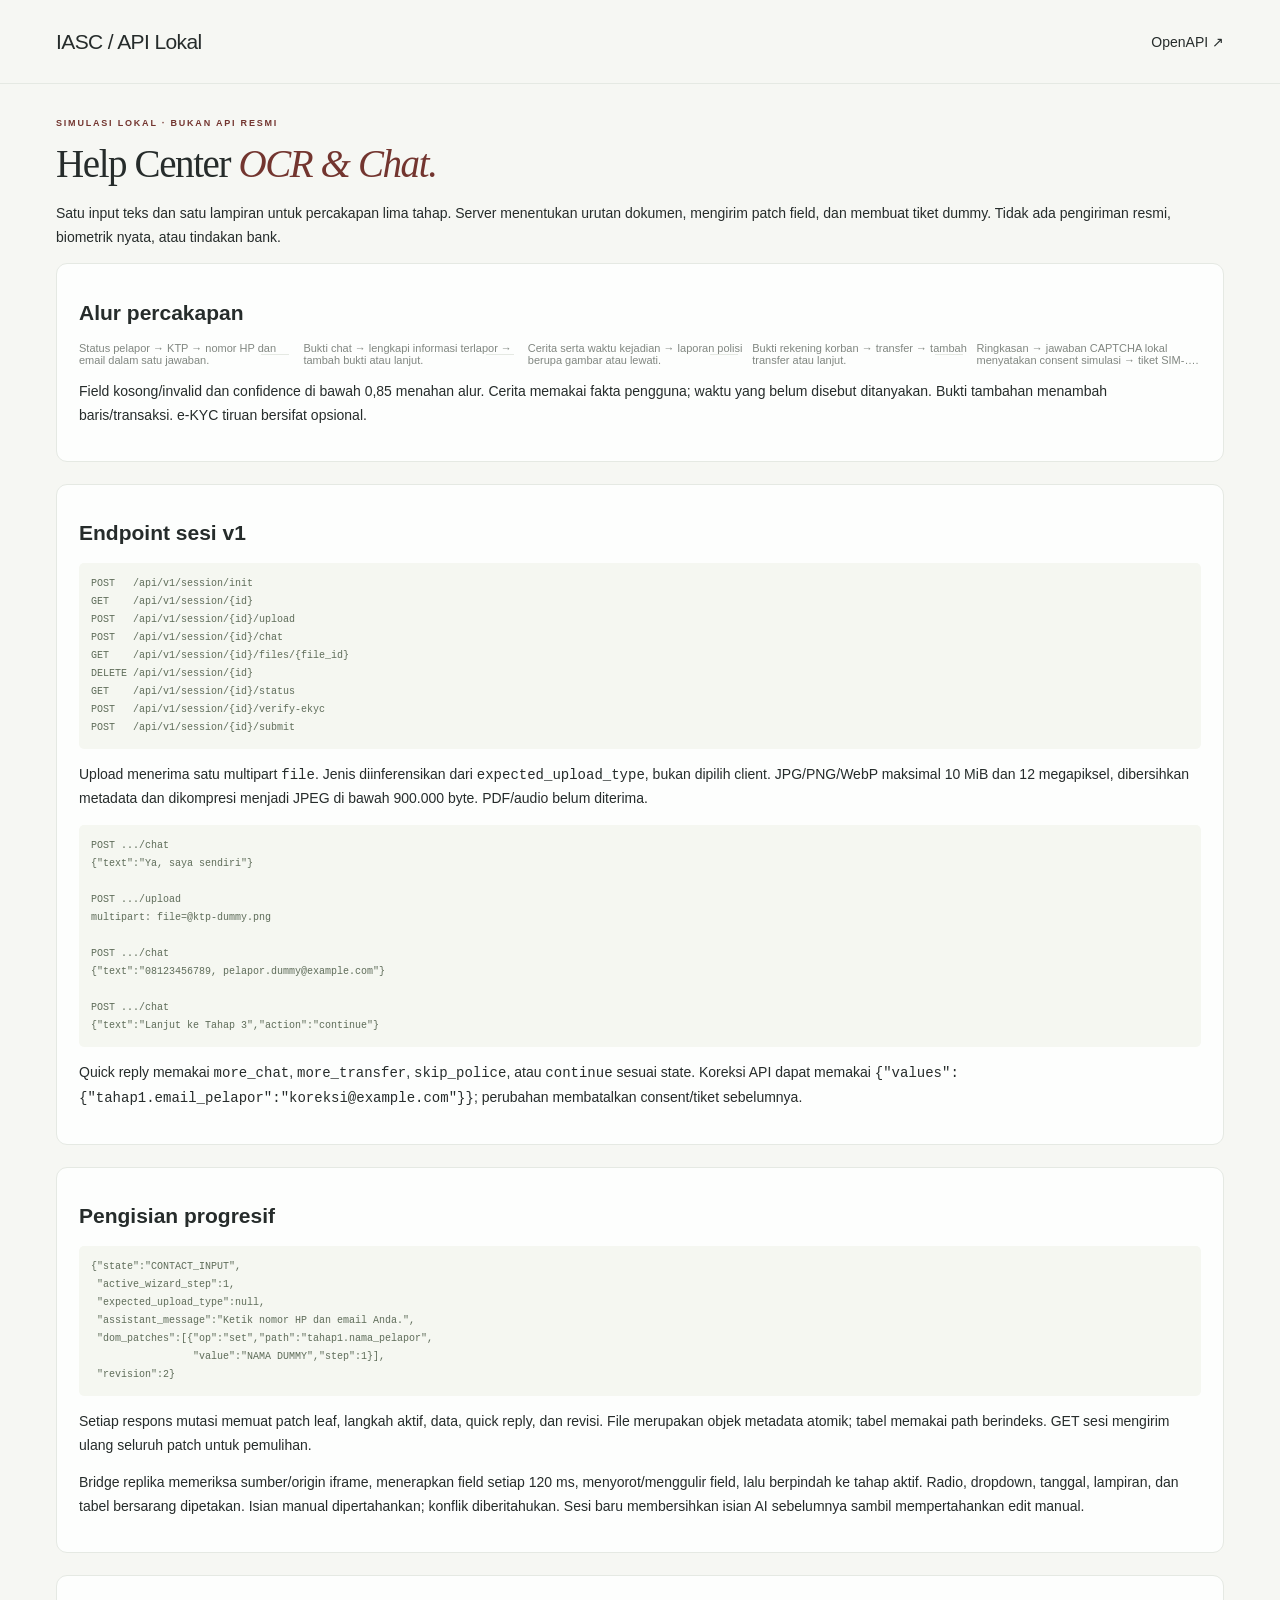
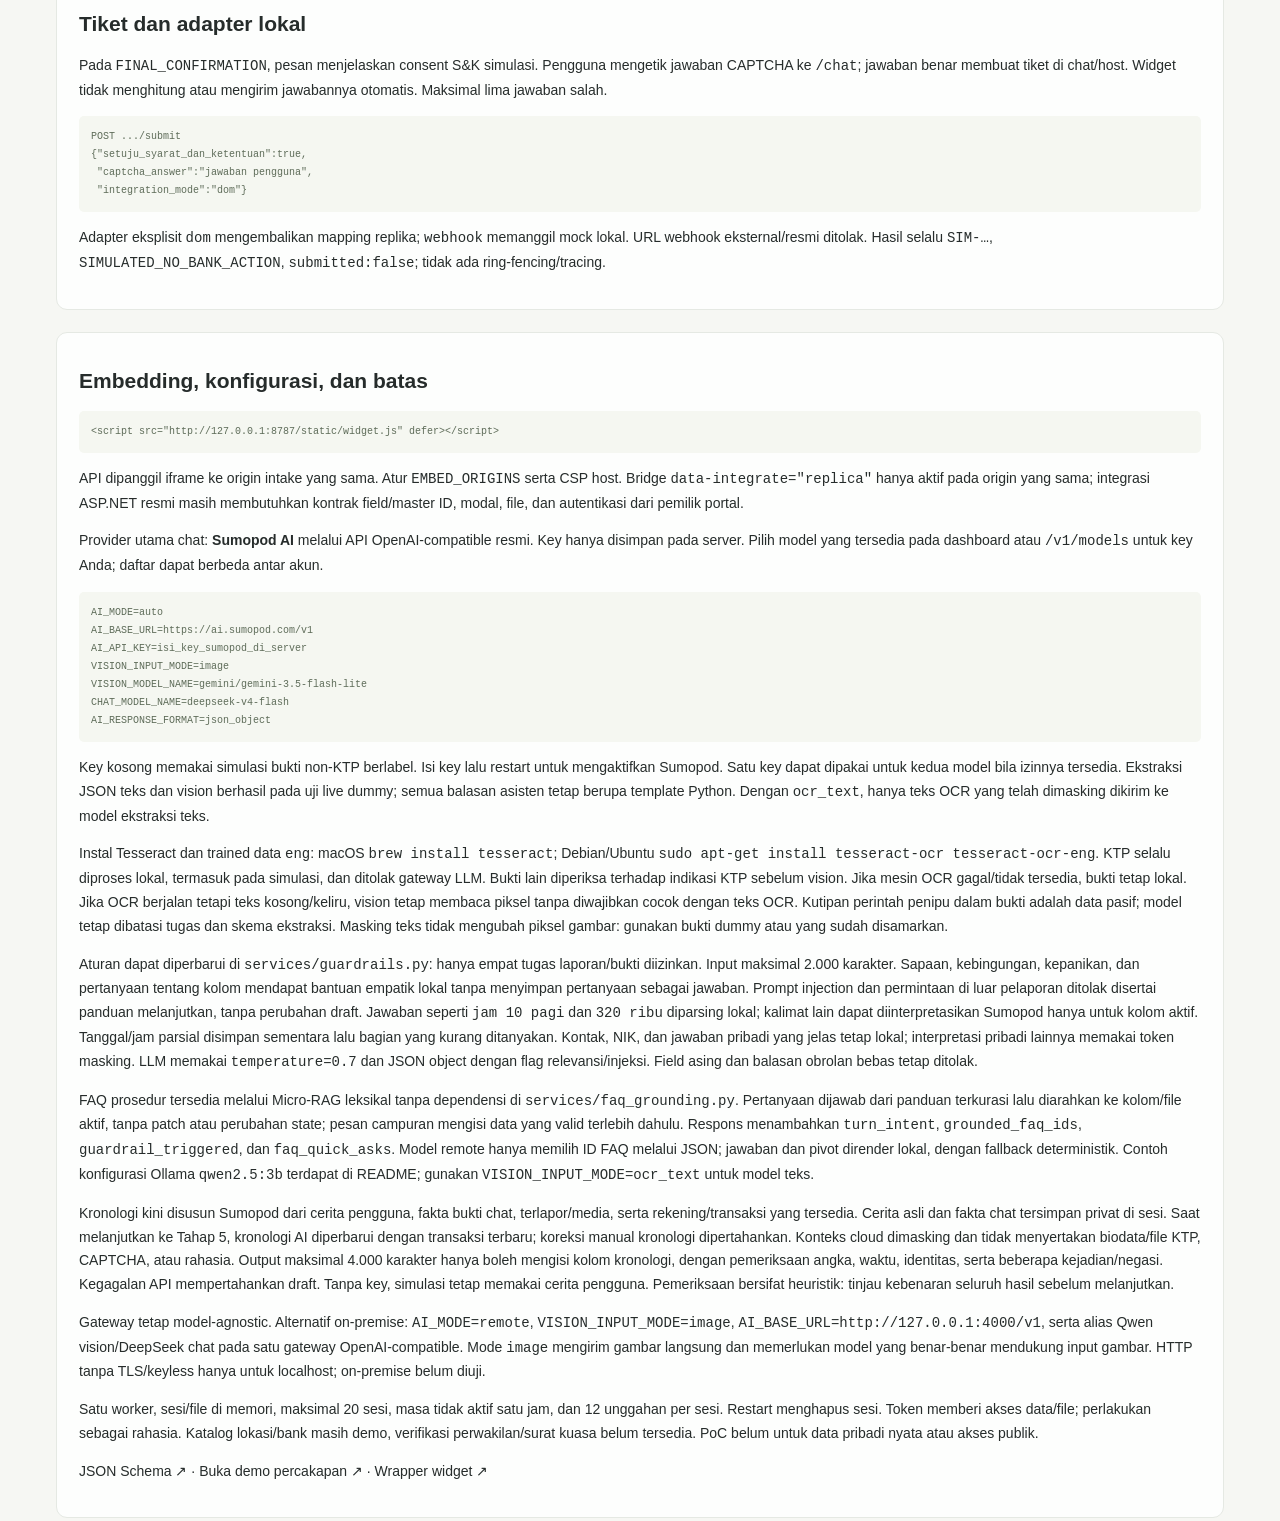
<file: static/docs.html>
<!doctype html>
<html lang="id">
<head><meta charset="utf-8"><meta name="viewport" content="width=device-width,initial-scale=1"><title>API lokal — Help Center IASC</title><link rel="icon" href="data:,"><link rel="stylesheet" href="/static/style.css"></head>
<body>
<header class="topbar"><a class="brand" href="/">IASC / API Lokal</a><a href="/openapi.json">OpenAPI ↗</a></header>
<main>
<div class="eyebrow">SIMULASI LOKAL · BUKAN API RESMI</div>
<h1>Help Center <em>OCR &amp; Chat.</em></h1>
<p>Satu input teks dan satu lampiran untuk percakapan lima tahap. Server menentukan urutan dokumen, mengirim patch field, dan membuat tiket dummy. Tidak ada pengiriman resmi, biometrik nyata, atau tindakan bank.</p>
<section class="phases">
<h2>Alur percakapan</h2>
<ol>
<li>Status pelapor → KTP → nomor HP dan email dalam satu jawaban.</li>
<li>Bukti chat → lengkapi informasi terlapor → tambah bukti atau lanjut.</li>
<li>Cerita serta waktu kejadian → laporan polisi berupa gambar atau lewati.</li>
<li>Bukti rekening korban → transfer → tambah transfer atau lanjut.</li>
<li>Ringkasan → jawaban CAPTCHA lokal menyatakan consent simulasi → tiket SIM-….</li>
</ol>
<p>Field kosong/invalid dan confidence di bawah 0,85 menahan alur. Cerita memakai fakta pengguna; waktu yang belum disebut ditanyakan. Bukti tambahan menambah baris/transaksi. e-KYC tiruan bersifat opsional.</p>
</section>
<section class="phases">
<h2>Endpoint sesi v1</h2>
<pre>POST   /api/v1/session/init
GET    /api/v1/session/{id}
POST   /api/v1/session/{id}/upload
POST   /api/v1/session/{id}/chat
GET    /api/v1/session/{id}/files/{file_id}
DELETE /api/v1/session/{id}
GET    /api/v1/session/{id}/status
POST   /api/v1/session/{id}/verify-ekyc
POST   /api/v1/session/{id}/submit</pre>
<p>Upload menerima satu multipart <code>file</code>. Jenis diinferensikan dari <code>expected_upload_type</code>, bukan dipilih client. JPG/PNG/WebP maksimal 10 MiB dan 12 megapiksel, dibersihkan metadata dan dikompresi menjadi JPEG di bawah 900.000 byte. PDF/audio belum diterima.</p>
<pre>POST .../chat
{"text":"Ya, saya sendiri"}

POST .../upload
multipart: file=@ktp-dummy.png

POST .../chat
{"text":"08123456789, pelapor.dummy@example.com"}

POST .../chat
{"text":"Lanjut ke Tahap 3","action":"continue"}</pre>
<p>Quick reply memakai <code>more_chat</code>, <code>more_transfer</code>, <code>skip_police</code>, atau <code>continue</code> sesuai state. Koreksi API dapat memakai <code>{"values":{"tahap1.email_pelapor":"koreksi@example.com"}}</code>; perubahan membatalkan consent/tiket sebelumnya.</p>
</section>
<section class="phases">
<h2>Pengisian progresif</h2>
<pre>{"state":"CONTACT_INPUT",
 "active_wizard_step":1,
 "expected_upload_type":null,
 "assistant_message":"Ketik nomor HP dan email Anda.",
 "dom_patches":[{"op":"set","path":"tahap1.nama_pelapor",
                 "value":"NAMA DUMMY","step":1}],
 "revision":2}</pre>
<p>Setiap respons mutasi memuat patch leaf, langkah aktif, data, quick reply, dan revisi. File merupakan objek metadata atomik; tabel memakai path berindeks. GET sesi mengirim ulang seluruh patch untuk pemulihan.</p>
<p>Bridge replika memeriksa sumber/origin iframe, menerapkan field setiap 120 ms, menyorot/menggulir field, lalu berpindah ke tahap aktif. Radio, dropdown, tanggal, lampiran, dan tabel bersarang dipetakan. Isian manual dipertahankan; konflik diberitahukan. Sesi baru membersihkan isian AI sebelumnya sambil mempertahankan edit manual.</p>
</section>
<section class="phases">
<h2>Tiket dan adapter lokal</h2>
<p>Pada <code>FINAL_CONFIRMATION</code>, pesan menjelaskan consent S&amp;K simulasi. Pengguna mengetik jawaban CAPTCHA ke <code>/chat</code>; jawaban benar membuat tiket di chat/host. Widget tidak menghitung atau mengirim jawabannya otomatis. Maksimal lima jawaban salah.</p>
<pre>POST .../submit
{"setuju_syarat_dan_ketentuan":true,
 "captcha_answer":"jawaban pengguna",
 "integration_mode":"dom"}</pre>
<p>Adapter eksplisit <code>dom</code> mengembalikan mapping replika; <code>webhook</code> memanggil mock lokal. URL webhook eksternal/resmi ditolak. Hasil selalu <code>SIM-…</code>, <code>SIMULATED_NO_BANK_ACTION</code>, <code>submitted:false</code>; tidak ada ring-fencing/tracing.</p>
</section>
<section class="phases">
<h2>Embedding, konfigurasi, dan batas</h2>
<pre>&lt;script src="http://127.0.0.1:8787/static/widget.js" defer&gt;&lt;/script&gt;</pre>
<p>API dipanggil iframe ke origin intake yang sama. Atur <code>EMBED_ORIGINS</code> serta CSP host. Bridge <code>data-integrate="replica"</code> hanya aktif pada origin yang sama; integrasi ASP.NET resmi masih membutuhkan kontrak field/master ID, modal, file, dan autentikasi dari pemilik portal.</p>
<p>Provider utama chat: <strong>Sumopod AI</strong> melalui <a href="https://docs.sumopod.com/guides/ai/openai-compatible-api">API OpenAI-compatible resmi</a>. Key hanya disimpan pada server. Pilih model yang tersedia pada dashboard atau <code>/v1/models</code> untuk key Anda; daftar dapat berbeda antar akun.</p>
<pre>AI_MODE=auto
AI_BASE_URL=https://ai.sumopod.com/v1
AI_API_KEY=isi_key_sumopod_di_server
VISION_INPUT_MODE=image
VISION_MODEL_NAME=gemini/gemini-3.5-flash-lite
CHAT_MODEL_NAME=deepseek-v4-flash
AI_RESPONSE_FORMAT=json_object</pre>
<p>Key kosong memakai simulasi bukti non-KTP berlabel. Isi key lalu restart untuk mengaktifkan Sumopod. Satu key dapat dipakai untuk kedua model bila izinnya tersedia. Ekstraksi JSON teks dan vision berhasil pada uji live dummy; semua balasan asisten tetap berupa template Python. Dengan <code>ocr_text</code>, hanya teks OCR yang telah dimasking dikirim ke model ekstraksi teks.</p>
<p>Instal Tesseract dan trained data <code>eng</code>: macOS <code>brew install tesseract</code>; Debian/Ubuntu <code>sudo apt-get install tesseract-ocr tesseract-ocr-eng</code>. KTP selalu diproses lokal, termasuk pada simulasi, dan ditolak gateway LLM. Bukti lain diperiksa terhadap indikasi KTP sebelum vision. Jika mesin OCR gagal/tidak tersedia, bukti tetap lokal. Jika OCR berjalan tetapi teks kosong/keliru, vision tetap membaca piksel tanpa diwajibkan cocok dengan teks OCR. Kutipan perintah penipu dalam bukti adalah data pasif; model tetap dibatasi tugas dan skema ekstraksi. Masking teks tidak mengubah piksel gambar: gunakan bukti dummy atau yang sudah disamarkan.</p>
<p>Aturan dapat diperbarui di <code>services/guardrails.py</code>: hanya empat tugas laporan/bukti diizinkan. Input maksimal 2.000 karakter. Sapaan, kebingungan, kepanikan, dan pertanyaan tentang kolom mendapat bantuan empatik lokal tanpa menyimpan pertanyaan sebagai jawaban. Prompt injection dan permintaan di luar pelaporan ditolak disertai panduan melanjutkan, tanpa perubahan draft. Jawaban seperti <code>jam 10 pagi</code> dan <code>320 ribu</code> diparsing lokal; kalimat lain dapat diinterpretasikan Sumopod hanya untuk kolom aktif. Tanggal/jam parsial disimpan sementara lalu bagian yang kurang ditanyakan. Kontak, NIK, dan jawaban pribadi yang jelas tetap lokal; interpretasi pribadi lainnya memakai token masking. LLM memakai <code>temperature=0.7</code> dan JSON object dengan flag relevansi/injeksi. Field asing dan balasan obrolan bebas tetap ditolak.</p>
<p>FAQ prosedur tersedia melalui Micro-RAG leksikal tanpa dependensi di <code>services/faq_grounding.py</code>. Pertanyaan dijawab dari panduan terkurasi lalu diarahkan ke kolom/file aktif, tanpa patch atau perubahan state; pesan campuran mengisi data yang valid terlebih dahulu. Respons menambahkan <code>turn_intent</code>, <code>grounded_faq_ids</code>, <code>guardrail_triggered</code>, dan <code>faq_quick_asks</code>. Model remote hanya memilih ID FAQ melalui JSON; jawaban dan pivot dirender lokal, dengan fallback deterministik. Contoh konfigurasi Ollama <code>qwen2.5:3b</code> terdapat di README; gunakan <code>VISION_INPUT_MODE=ocr_text</code> untuk model teks.</p>
<p>Kronologi kini disusun Sumopod dari cerita pengguna, fakta bukti chat, terlapor/media, serta rekening/transaksi yang tersedia. Cerita asli dan fakta chat tersimpan privat di sesi. Saat melanjutkan ke Tahap 5, kronologi AI diperbarui dengan transaksi terbaru; koreksi manual kronologi dipertahankan. Konteks cloud dimasking dan tidak menyertakan biodata/file KTP, CAPTCHA, atau rahasia. Output maksimal 4.000 karakter hanya boleh mengisi kolom kronologi, dengan pemeriksaan angka, waktu, identitas, serta beberapa kejadian/negasi. Kegagalan API mempertahankan draft. Tanpa key, simulasi tetap memakai cerita pengguna. Pemeriksaan bersifat heuristik: tinjau kebenaran seluruh hasil sebelum melanjutkan.</p>
<p>Gateway tetap model-agnostic. Alternatif on-premise: <code>AI_MODE=remote</code>, <code>VISION_INPUT_MODE=image</code>, <code>AI_BASE_URL=http://127.0.0.1:4000/v1</code>, serta alias Qwen vision/DeepSeek chat pada satu gateway OpenAI-compatible. Mode <code>image</code> mengirim gambar langsung dan memerlukan model yang benar-benar mendukung input gambar. HTTP tanpa TLS/keyless hanya untuk localhost; on-premise belum diuji.</p>
<p>Satu worker, sesi/file di memori, maksimal 20 sesi, masa tidak aktif satu jam, dan 12 unggahan per sesi. Restart menghapus sesi. Token memberi akses data/file; perlakukan sebagai rahasia. Katalog lokasi/bank masih demo, verifikasi perwakilan/surat kuasa belum tersedia. PoC belum untuk data pribadi nyata atau akses publik.</p>
<p><a href="/api/v1/schema">JSON Schema ↗</a> · <a href="/Guest/LaporanV2?assistant=1">Buka demo percakapan ↗</a> · <a href="/widget/iasc-ai-widget.html">Wrapper widget ↗</a></p>
</section>
</main>
</body>
</html>
</file>
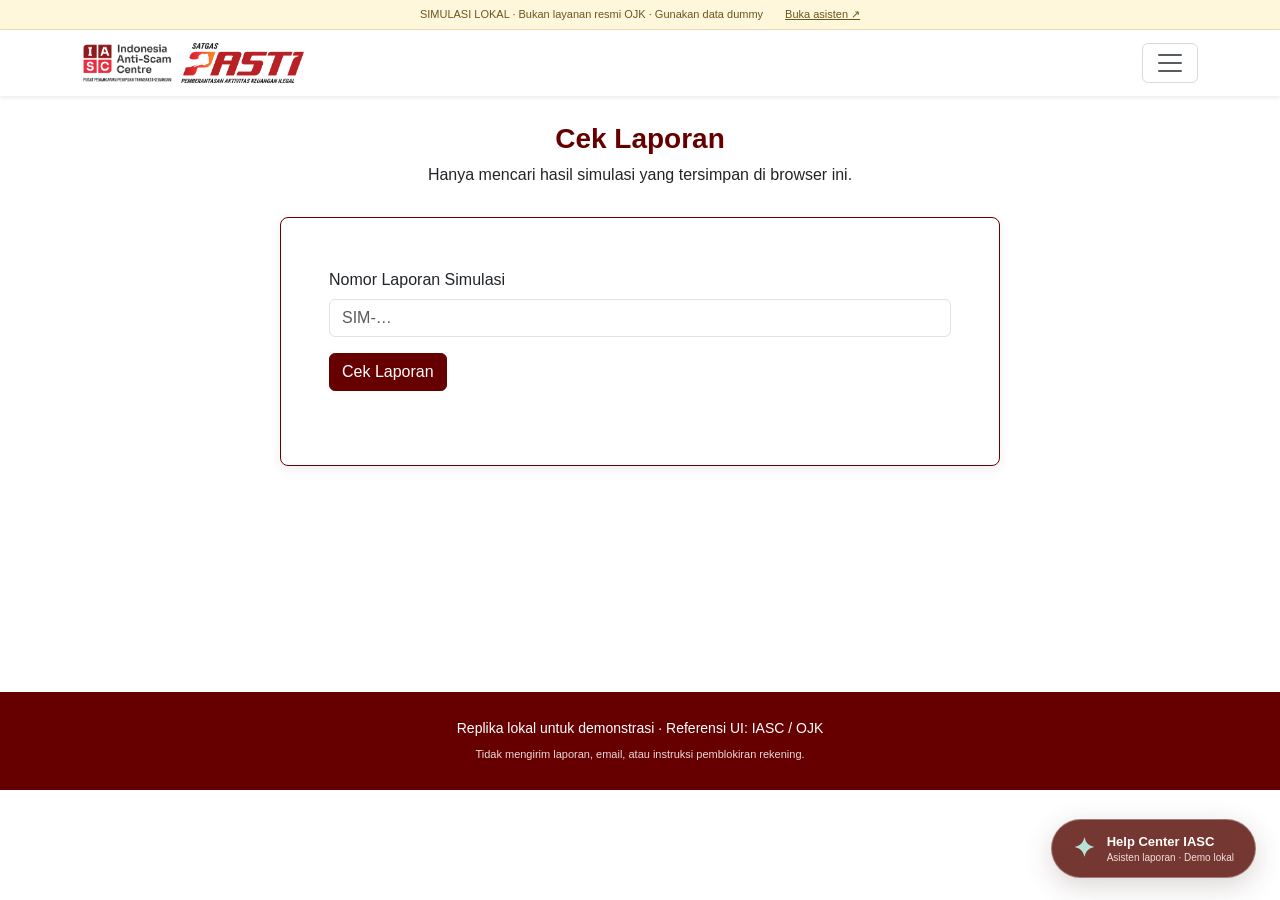
<file: static/replica/check.html>
<!doctype html><html lang="id"><head><meta charset="utf-8"><meta name="viewport" content="width=device-width,initial-scale=1"><title>Cek Laporan — IASC Lokal</title><link rel="icon" href="data:,"><link rel="stylesheet" href="/static/replica/assets/bootstrap.min.css"><link rel="stylesheet" href="/static/replica/replica.css"><script src="/static/replica/common.js" defer></script><script type="module" src="/static/replica/check.js"></script><script src="/static/widget.js" defer></script></head><body class="report-page"><header id="site-header"></header><main class="container check-page"><h3 class="report-title text-center">Cek Laporan</h3><p class="text-center">Hanya mencari hasil simulasi yang tersimpan di browser ini.</p><section class="report-card"><form id="check-form"><label for="report-number" class="form-label">Nomor Laporan Simulasi</label><input class="form-control" id="report-number" placeholder="SIM-…" required><button class="btn btn-danger mt-3">Cek Laporan</button></form><div id="check-result" class="mt-4" role="status"></div><div id="saved-reports" class="mt-4"></div></section></main><footer id="site-footer"></footer></body></html>
</file>
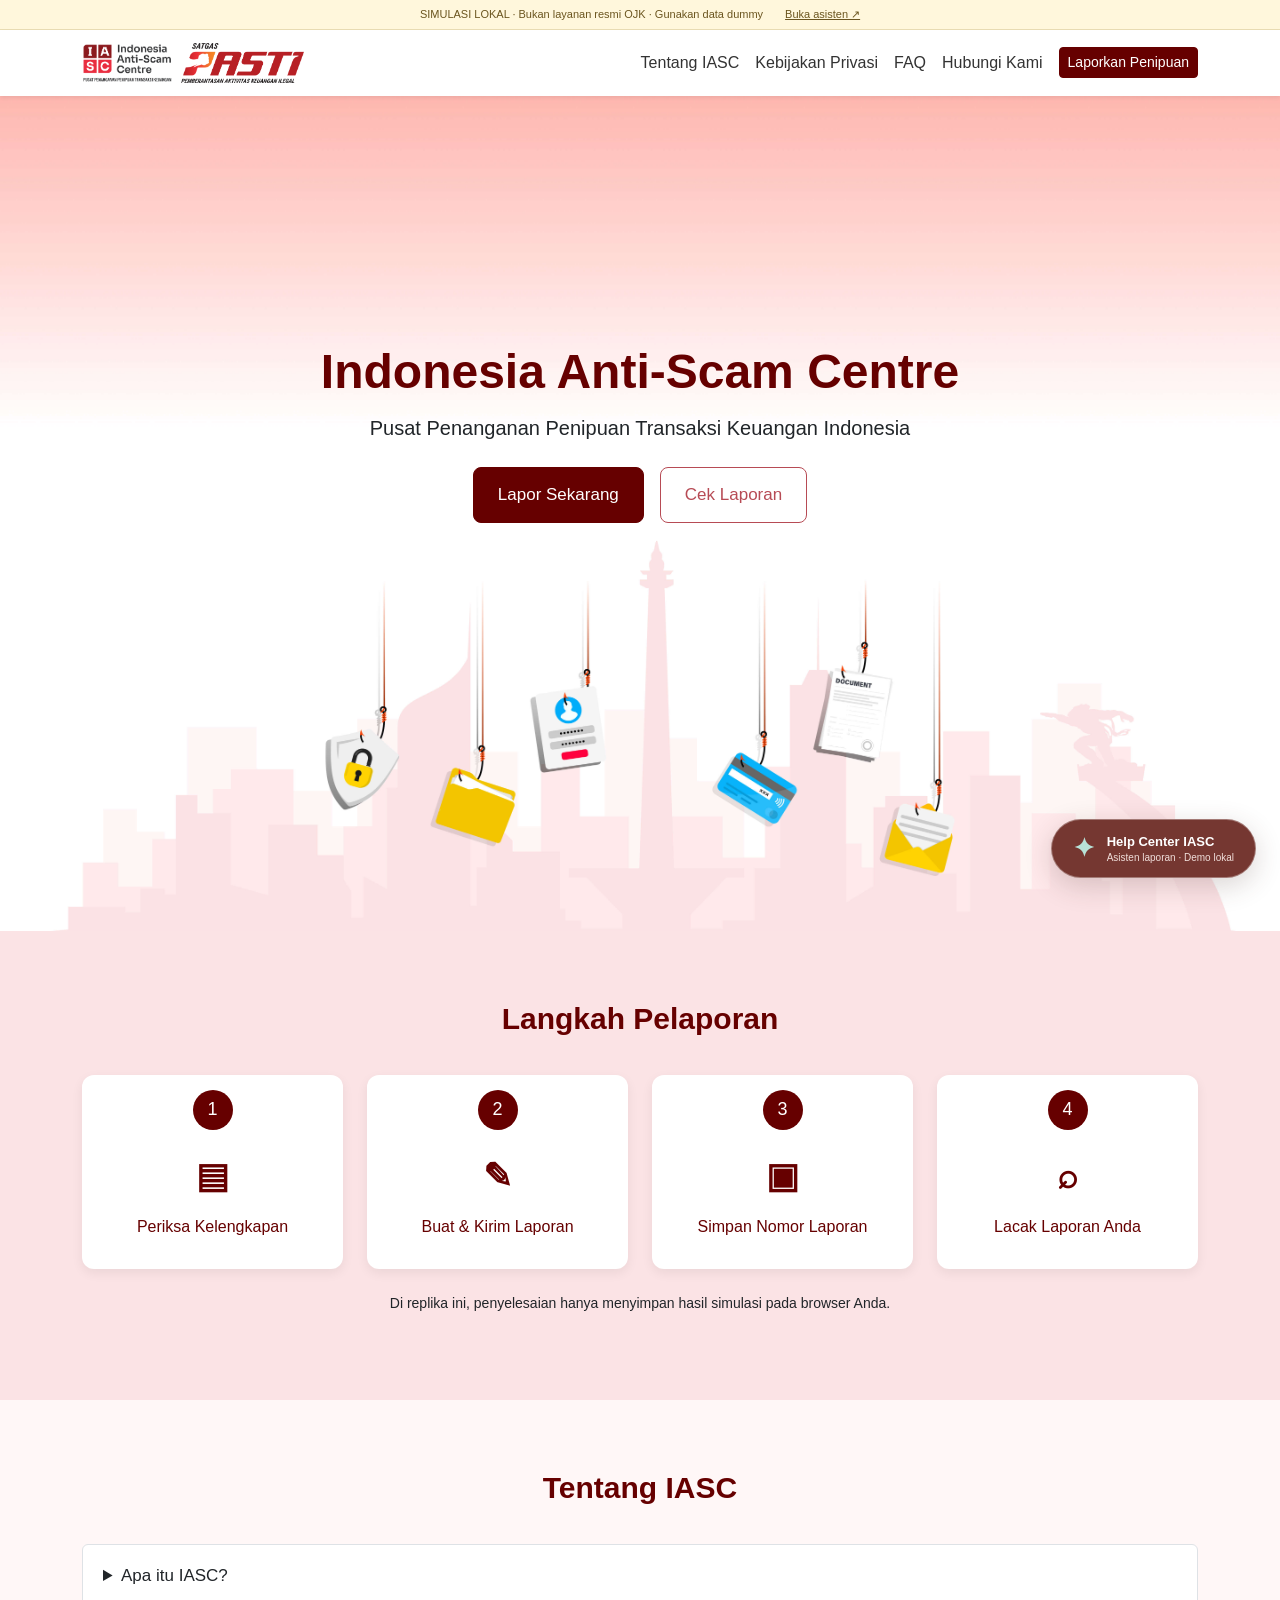
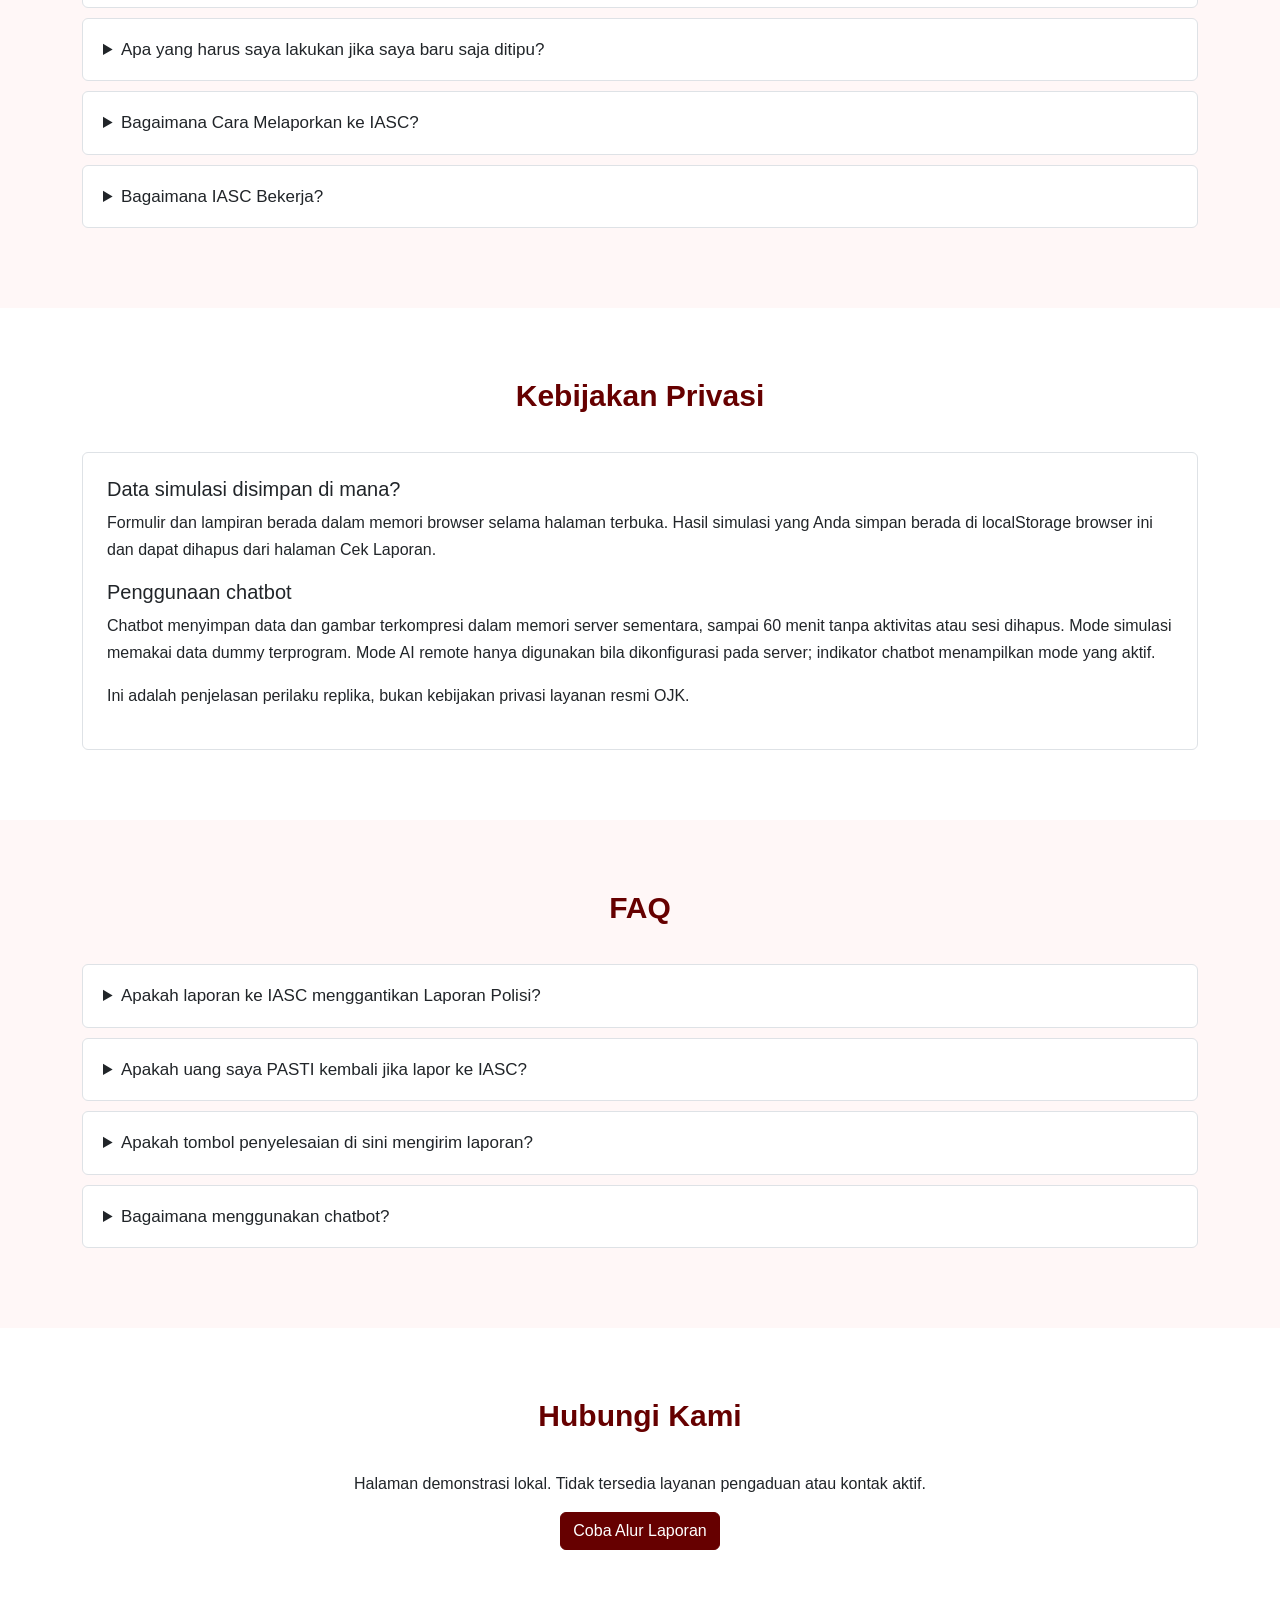
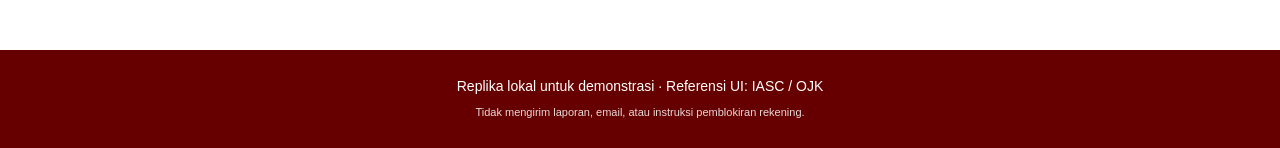
<file: static/replica/home.html>
<!doctype html><html lang="id"><head><meta charset="utf-8"><meta name="viewport" content="width=device-width,initial-scale=1"><title>IASC — Replika Lokal</title><link rel="icon" href="data:,"><link rel="stylesheet" href="/static/replica/assets/bootstrap.min.css"><link rel="stylesheet" href="/static/replica/replica.css"><script src="/static/replica/common.js" defer></script><script src="/static/widget.js" defer></script></head><body><header id="site-header"></header><main>
<div class="hero"><div class="hero-content container"><h1>Indonesia Anti-Scam Centre</h1><p class="lead">Pusat Penanganan Penipuan Transaksi Keuangan Indonesia</p><div class="d-flex justify-content-center flex-wrap gap-3 mt-4"><a class="btn btn-danger btn-lg" href="/Guest/LaporanV2">Lapor Sekarang</a><a class="btn btn-outline-danger btn-lg" href="/Guest/CekLaporan">Cek Laporan</a></div></div></div>
<section class="landing-section steps-section"><div class="container"><h2>Langkah Pelaporan</h2><div class="row g-4"><div class="col-md-3"><div class="step-box"><span>1</span><b>▤</b><h3>Periksa Kelengkapan</h3></div></div><div class="col-md-3"><div class="step-box"><span>2</span><b>✎</b><h3>Buat & Kirim Laporan</h3></div></div><div class="col-md-3"><div class="step-box"><span>3</span><b>▣</b><h3>Simpan Nomor Laporan</h3></div></div><div class="col-md-3"><div class="step-box"><span>4</span><b>⌕</b><h3>Lacak Laporan Anda</h3></div></div></div><p class="text-center small mt-4">Di replika ini, penyelesaian hanya menyimpan hasil simulasi pada browser Anda.</p></div></section>
<section class="landing-section tinted" id="tentang"><div class="container"><h2>Tentang IASC</h2><details><summary>Apa itu IASC?</summary><p>Indonesia Anti-Scam Centre merupakan pusat koordinasi penanganan penipuan transaksi keuangan. Halaman yang sedang Anda buka adalah replika lokal untuk menguji pengalaman pelaporan dan asisten chatbot.</p></details><details><summary>Apa yang harus saya lakukan jika saya baru saja ditipu?</summary><p>Untuk kejadian nyata, gunakan kanal resmi lembaga keuangan dan IASC. Jangan memasukkan data pribadi nyata ke aplikasi demonstrasi ini.</p></details><details><summary>Bagaimana Cara Melaporkan ke IASC?</summary><p>Replika ini menampilkan lima fase: pelapor, terlapor, kejadian, transaksi, dan kesediaan melapor. Anda dapat mengisi formulir atau memakai bantuan chatbot.</p></details><details><summary>Bagaimana IASC Bekerja?</summary><p>PoC ini hanya mereplikasi proses pengumpulan data. Verifikasi, tindak lanjut bank, dan pemblokiran dana tidak dijalankan.</p></details></div></section>
<section class="landing-section" id="privasi"><div class="container"><h2>Kebijakan Privasi</h2><div class="privacy-card"><h5>Data simulasi disimpan di mana?</h5><p>Formulir dan lampiran berada dalam memori browser selama halaman terbuka. Hasil simulasi yang Anda simpan berada di localStorage browser ini dan dapat dihapus dari halaman Cek Laporan.</p><h5>Penggunaan chatbot</h5><p>Chatbot menyimpan data dan gambar terkompresi dalam memori server sementara, sampai 60 menit tanpa aktivitas atau sesi dihapus. Mode simulasi memakai data dummy terprogram. Mode AI remote hanya digunakan bila dikonfigurasi pada server; indikator chatbot menampilkan mode yang aktif.</p><p>Ini adalah penjelasan perilaku replika, bukan kebijakan privasi layanan resmi OJK.</p></div></div></section>
<section class="landing-section tinted" id="faq"><div class="container"><h2>FAQ</h2><details><summary>Apakah laporan ke IASC menggantikan Laporan Polisi?</summary><p>Simulasi ini bukan laporan resmi dan tidak menggantikan proses pelaporan pada lembaga berwenang.</p></details><details><summary>Apakah uang saya PASTI kembali jika lapor ke IASC?</summary><p>Demo ini tidak memproses pengembalian dana atau menjamin hasil penanganan.</p></details><details><summary>Apakah tombol penyelesaian di sini mengirim laporan?</summary><p>Tidak. Tombol “Simpan Simulasi Lokal” hanya menyimpan contoh pada browser ini. Tombol kirim resmi dinonaktifkan.</p></details><details><summary>Bagaimana menggunakan chatbot?</summary><p>Klik tombol asisten di kanan bawah, unggah contoh bukti transfer, lalu lengkapi data melalui percakapan. Di halaman formulir tersedia tombol “Auto-Fill Form ASP.NET” untuk mengisi replika lokal.</p></details></div></section>
<section class="landing-section" id="hubungi"><div class="container text-center"><h2>Hubungi Kami</h2><p>Halaman demonstrasi lokal. Tidak tersedia layanan pengaduan atau kontak aktif.</p><a class="btn btn-danger" href="/Guest/LaporanV2">Coba Alur Laporan</a></div></section></main><footer id="site-footer"></footer></body></html>
</file>
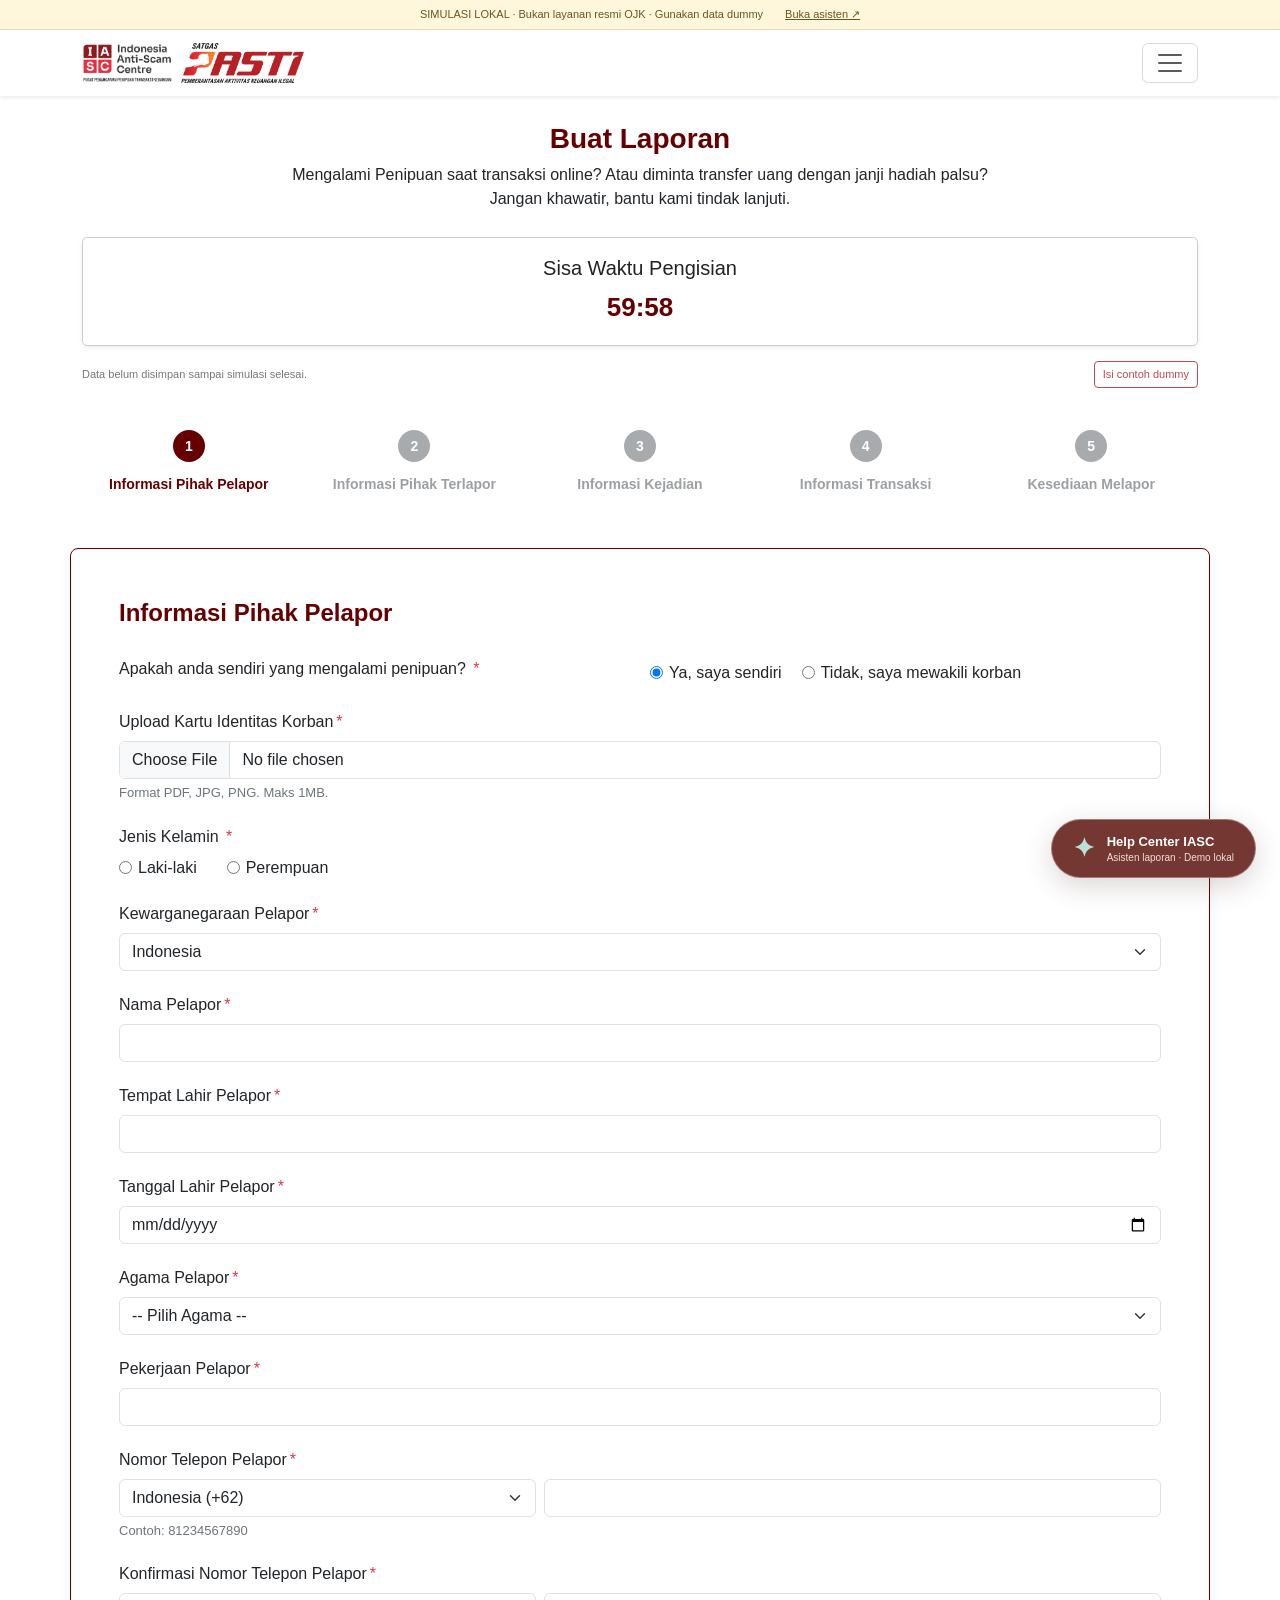
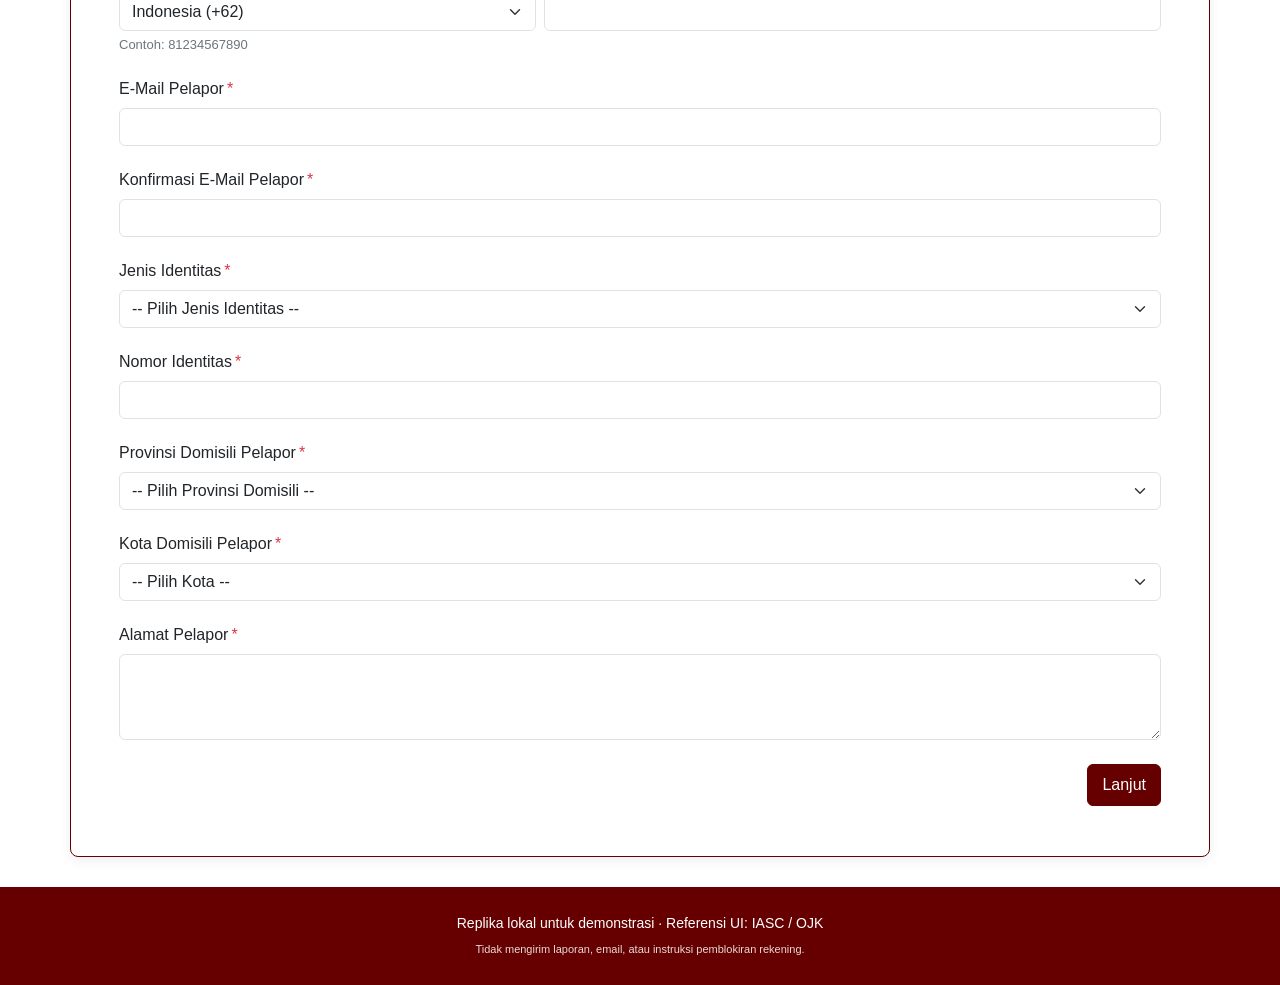
<file: static/replica/report.html>
<!doctype html><html lang="id"><head><meta charset="utf-8"><meta name="viewport" content="width=device-width,initial-scale=1"><title>Buat Laporan — IASC Lokal</title><link rel="icon" href="data:,"><link rel="stylesheet" href="/static/replica/assets/bootstrap.min.css"><link rel="stylesheet" href="/static/replica/replica.css"><script src="/static/replica/common.js" defer></script><script type="module" src="/static/replica/report.js"></script><script src="/static/widget.js" data-integrate="replica" defer></script></head><body class="report-page"><header id="site-header"></header><main id="replica-report"><h3 class="report-title text-center">Buat Laporan</h3><p class="text-center report-subtitle">Mengalami Penipuan saat transaksi online? Atau diminta transfer uang dengan janji hadiah palsu?<br>Jangan khawatir, bantu kami tindak lanjuti.</p><div class="container"><div class="countdown"><h5>Sisa Waktu Pengisian</h5><strong id="countdown">60:00</strong></div><div class="demo-toolbar"><span>Data belum disimpan sampai simulasi selesai.</span><button class="btn btn-sm btn-outline-danger" id="fill-dummy">Isi contoh dummy</button></div><nav aria-label="Fase laporan"><div class="report-stepper" id="report-stepper" role="tablist"></div></nav></div><section class="container report-card"><h4 id="phase-title"></h4><div id="report-notice" class="alert alert-success" role="status" hidden></div><div id="report-errors" class="alert alert-danger" role="alert" hidden></div><form id="phase-form" novalidate></form></section></main><footer id="site-footer"></footer><dialog id="record-dialog" aria-labelledby="record-dialog-title"><div class="modal-head"><h5 id="record-dialog-title"></h5><button type="button" id="close-record" class="btn-close" aria-label="Tutup dialog"></button></div><form id="record-form" novalidate><div id="record-fields" class="modal-body"></div><div id="record-errors" class="alert alert-danger mx-3" role="alert" hidden></div><div class="modal-foot"><button type="button" class="btn btn-secondary" id="cancel-record">Tutup</button><button type="submit" class="btn btn-danger">Simpan</button></div></form></dialog><dialog id="preview-dialog" aria-label="Pratinjau lampiran"><div class="modal-head"><h5>Bukti Pendukung</h5><button class="btn-close" id="close-preview" aria-label="Tutup pratinjau"></button></div><div class="modal-body" id="preview-content"></div></dialog></body></html>
</file>
<file: static/style.css>
:root{--ink:#262c2b;--muted:#737b78;--wine:#73352f;--wine-dark:#52241f;--paper:#f6f7f3;--line:#e5e9e3;--green:#3d6a56;--pale:#ecf4ec;--white:#fff;--serif:Georgia,'Times New Roman',serif;font-family:-apple-system,BlinkMacSystemFont,'Segoe UI',sans-serif;color:var(--ink);background:var(--paper);font-size:14px}*{box-sizing:border-box}body{margin:0}button,input,textarea,select{font:inherit}button,a,input,textarea,select{outline-offset:4px}button{cursor:pointer}button:disabled{cursor:not-allowed;opacity:.45}a{color:inherit;text-decoration:none}button:focus-visible,a:focus-visible,input:focus-visible,textarea:focus-visible,select:focus-visible{outline:2px solid var(--wine)}[hidden]{display:none!important}.topbar{height:84px;max-width:1440px;margin:auto;padding:0 56px;display:flex;justify-content:space-between;align-items:center;border-bottom:1px solid var(--line)}.brand{display:flex;align-items:center;gap:12px;font-size:21px;letter-spacing:-.6px}.brand b{font-weight:450}.brand small{display:block;letter-spacing:1.4px;font-size:8px;color:var(--muted);margin-top:5px;font-weight:600}.brand-mark{background:var(--wine);color:white;width:39px;height:43px;border-radius:10px 10px 3px 10px;font:italic 34px var(--serif);position:relative;padding-left:10px}.brand-mark span{font:16px sans-serif;position:absolute;right:5px;top:5px}.top-actions{display:flex;align-items:center;gap:30px}.status{font-size:11px;color:var(--green);display:flex;gap:7px;align-items:center}.status i{height:6px;width:6px;border-radius:50%;background:#51896a;box-shadow:0 0 0 4px #e6eee5}.integration-link{font-size:12px;border-left:1px solid #d7ddd6;padding-left:28px}.integration-link span{padding-left:12px;color:var(--wine)}main{max-width:1440px;margin:auto;padding:34px 56px 0}.intro{display:flex;justify-content:space-between;align-items:center;margin-bottom:30px;gap:30px}.eyebrow{font-size:9px;font-weight:700;color:var(--wine);letter-spacing:1.8px;display:flex;gap:7px;align-items:center}.eyebrow>span{height:5px;width:5px;border-radius:50%;background:var(--wine)}h1{font:39px/1.2 var(--serif);letter-spacing:-1.4px;margin:13px 0 10px;font-weight:400}h1 em{color:var(--wine);font-weight:400}p{line-height:1.7}.intro>div>p{font-size:12px;color:var(--muted);margin:0}.sandbox-note{background:#eef0e9;border:1px solid #e3e7dc;border-radius:12px;display:flex;gap:13px;padding:18px 22px;min-width:280px}.sandbox-note b{font-size:12px;font-weight:600}.sandbox-note p{font-size:10px;color:#697363;margin:5px 0 0;line-height:1.6}.lab-icon{color:#6b7b58;font-size:27px}.phases{background:#fdfefd;border:1px solid var(--line);border-radius:11px;margin-bottom:22px;padding:19px 22px}.phases ol{list-style:none;margin:0;padding:0;display:grid;grid-template-columns:repeat(5,1fr)}.phases li{display:flex;align-items:center;position:relative;gap:10px;font-size:11px;color:#818781}.phases li:not(:last-child):after{content:'';width:28px;height:1px;background:var(--line);position:absolute;right:14px}.phase-number{height:25px;width:25px;display:grid;place-items:center;border-radius:50%;border:1px solid #dce1da;font-size:10px;background:#f7f9f6;flex-shrink:0}.phases li.active{color:var(--wine);font-weight:600}.active .phase-number{background:var(--wine);color:white;border-color:var(--wine)}.phases li.done{color:var(--green)}.done .phase-number{background:#e9f1e8;color:var(--green);border-color:#e9f1e8}.workspace{display:grid;grid-template-columns:minmax(0,1.16fr) minmax(0,1fr);gap:22px;align-items:start}.chat-panel,.summary-panel{background:var(--white);border:1px solid var(--line);border-radius:14px;overflow:hidden}.chat-panel{position:sticky;top:18px}.panel-head{height:82px;padding:20px 26px;display:flex;align-items:center;border-bottom:1px solid var(--line);gap:13px}.assistant-avatar{width:35px;height:35px;border-radius:50%;display:grid;place-items:center;background:#efe5df;color:var(--wine);font-size:26px}.panel-head h2{font-size:13px;font-weight:600;margin:0 0 5px}.panel-head p{font-size:10px;color:var(--muted);margin:0}.private-tag{font-size:9px;color:var(--muted);margin-left:auto}.chat-log{height:405px;overflow-y:auto;overscroll-behavior:contain;padding:26px;scroll-behavior:auto;display:flex;flex-direction:column;gap:18px}.bubble{max-width:90%;font-size:12px;line-height:1.8;white-space:pre-wrap;overflow-wrap:anywhere;padding:15px 18px;border-radius:0 13px 13px;background:#f4f6f2;align-self:flex-start;border:1px solid #eef0e9}.bubble.user{align-self:flex-end;border:0;border-radius:13px 0 13px 13px;background:var(--wine);color:white;max-width:85%}.bubble.welcome{background:none;border:none;padding:0;max-width:100%}.welcome .welcome-icon{background:#f0e9df;color:var(--wine);width:51px;height:51px;border-radius:15px;display:grid;place-items:center;font-size:35px;margin:0 0 19px}.welcome h3{font:26px/1.2 var(--serif);letter-spacing:-.4px;margin:0 0 12px}.welcome p{font-size:12px;line-height:1.8;margin:0;color:#707874}.welcome ol{margin:20px 0;padding:0;list-style:none;display:grid;gap:10px}.welcome li{display:flex;align-items:center;gap:10px;font-size:11px}.welcome li span{font-size:9px;color:var(--wine);border:1px solid #e1ddd4;display:grid;place-items:center;width:20px;height:20px;border-radius:50%}.welcome .demo-button{width:100%;margin-top:5px;padding:13px 18px;background:#f6eee7;color:var(--wine);border:1px solid #e8dace;border-radius:7px;font-size:11px;text-align:left;display:flex;justify-content:space-between}.welcome .welcome-foot{font-size:9px;margin-top:10px;color:#8e958e}.quick-replies{display:flex;gap:8px;padding:9px 26px;overflow-x:auto;min-height:36px}.quick-replies button{white-space:nowrap;border:1px solid #e3e7de;color:#687b60;background:#fafcf8;border-radius:30px;padding:7px 12px;font-size:10px}.composer{display:flex;align-items:flex-end;gap:10px;background:#f8f9f6;border:1px solid #e2e6dd;border-radius:9px;margin:3px 22px 0;padding:9px}.composer textarea{resize:vertical;min-height:28px;max-height:130px;flex:1;border:0;background:none;padding:6px 1px;font-size:12px;color:var(--ink)}.composer textarea:focus{outline:none}.composer:focus-within{border-color:#96756a}.composer textarea::placeholder{color:#969d95}.upload-button{border-radius:5px;color:#7b8479;cursor:pointer;display:grid;place-items:center;width:28px;height:28px;font-size:25px;flex-shrink:0}.upload-button input{position:absolute;width:1px;height:1px;overflow:hidden;opacity:0}.upload-button:focus-within{outline:2px solid var(--wine)}#send{background:var(--wine);color:white;border:0;border-radius:6px;width:30px;height:30px;font-size:20px}.chat-footer{font-size:8px;color:#91978e;display:flex;justify-content:space-between;align-items:center;padding:13px 24px 19px;gap:10px}.text-button{border:0;background:none;font-size:9px;color:#8c6f62;padding:0}.summary-head{display:flex;align-items:center;justify-content:space-between;padding:25px 26px 18px;gap:10px}.summary-head h2{font:22px var(--serif);margin:8px 0 0;letter-spacing:-.5px}.summary-head .eyebrow{font-size:8px;letter-spacing:1.6px;color:#899181}.draft-pill{border:1px solid #dfe5d9;border-radius:20px;font-size:8px;padding:6px 9px;color:#7b866f;white-space:nowrap}.completion{margin:2px 26px 18px}.completion>div{display:flex;justify-content:space-between;font-size:10px;margin-bottom:8px;color:var(--muted)}.completion b{font-size:10px;color:var(--green);font-weight:600}progress{height:4px;width:100%;border:0;background:#edf0e8;border-radius:10px;display:block;overflow:hidden}progress::-webkit-progress-bar{background:#edf0e8}progress::-webkit-progress-value{background:var(--green);border-radius:10px}progress::-moz-progress-bar{background:var(--green)}.summary-tabs{display:flex;gap:21px;padding:0 26px;border-bottom:1px solid var(--line)}.summary-tabs button{border:0;border-bottom:2px solid transparent;padding:10px 0 12px;background:none;font-size:10px;color:#969b92}.summary-tabs button[aria-selected=true]{color:var(--wine);border-color:var(--wine);font-weight:600}.summary-tabs span{font-size:8px;background:#eef0e9;padding:2px 5px;border-radius:4px;margin-left:3px}.summary-panel [role=tabpanel]{max-height:345px;overflow-y:auto;padding:18px 26px;min-height:260px}.field-group h3{font-size:8px;color:#8a9285;letter-spacing:1.3px;text-transform:uppercase;font-weight:600;margin:15px 0 4px}.field-group:first-child h3{margin-top:0}.field-row{display:flex;align-items:center;justify-content:space-between;border-bottom:1px solid #f0f2ec;padding:11px 0;gap:10px}.field-row:last-child{border:0}.field-row .label{font-size:10px;color:#858c80;display:flex;align-items:center;gap:5px}.field-row .value{font-size:11px;line-height:1.5;margin-top:4px;max-width:285px;overflow-wrap:anywhere;white-space:pre-wrap}.field-row.empty .value{color:#a1a79b;font-size:10px}.field-row button{flex-shrink:0;background:none;border:0;color:#918a7d;width:24px;height:24px;font-size:14px}.source{font-size:7px;padding:2px 5px;border-radius:3px;background:#edf3e7;color:#6b8556;text-transform:uppercase;letter-spacing:.4px}.source.manual,.source.chat{color:#82745f;background:#f4f0e9}.draft-actions{padding:15px 26px 22px;border-top:1px solid var(--line);background:#fcfdfb}.draft-actions>p:first-child{font-size:9px;color:#8a9185;margin:0 0 12px}.review-check{display:flex;align-items:flex-start;gap:8px;font-size:10px;color:#767f70;line-height:1.6;margin:0 0 13px}.review-check input{accent-color:var(--wine);margin:2px 0 0}.primary,.secondary{border:0;border-radius:7px;padding:12px 17px;font-size:11px;font-weight:500}.primary{background:var(--wine);color:white}.primary:hover:not(:disabled){background:var(--wine-dark)}.secondary{background:#f0f3ec;color:#667b5b;border:1px solid #dde4d5}.draft-actions .primary{width:100%;display:flex;justify-content:space-between;align-items:center}.draft-actions .no-submit{font-size:8px;text-align:center;color:#92998a;margin:10px 0 0}.evidence-empty{text-align:center;padding:24px 5px}.evidence-empty>span{display:block;font-size:35px;color:#a7b29c;margin-bottom:14px}.evidence-empty b{display:block;font-size:12px;font-weight:500}.evidence-empty p{font-size:10px;color:#949d8a}.evidence-empty button{margin-top:10px}#evidence-preview{display:block;width:100%;max-height:210px;object-fit:contain;background:#f5f6f1;border-radius:6px}.review-notice,.json-caption{font-size:10px;line-height:1.6;color:#8a7d65}details{font-size:10px;margin-top:10px;color:#78806f}pre{white-space:pre-wrap;overflow-wrap:anywhere;font:10px/1.8 ui-monospace,SFMono-Regular,monospace;color:#5e6c59;background:#f5f7f1;padding:12px;border-radius:5px}.error{font-size:11px;color:#943e32;background:#fff0e8;border:1px solid #f0d9cd;margin:0 22px 8px;padding:10px;border-radius:6px}.page-footer{display:flex;justify-content:space-between;color:#969d91;font-size:8px;padding:22px 0 25px}.muted{color:#b9bfb3;padding:0 7px}.sr-only{position:absolute;width:1px;height:1px;padding:0;overflow:hidden;clip:rect(0,0,0,0);white-space:nowrap;border:0}dialog{border:1px solid var(--line);border-radius:14px;max-width:440px;width:calc(100% - 32px);padding:25px;box-shadow:0 25px 100px #1c211b25}dialog::backdrop{background:#25332466}.dialog-top{display:flex;align-items:center;justify-content:space-between;margin-bottom:20px}.dialog-top h2{font:24px var(--serif);margin:0}.dialog-top button{background:none;border:0;font-size:24px;color:#777}dialog label{display:block;font-size:12px;margin-bottom:8px}dialog input,dialog select{width:100%;padding:12px;border:1px solid #d8dfd3;border-radius:6px;background:#f9faf7}dialog p{font-size:10px;color:var(--muted)}.dialog-actions{display:flex;justify-content:flex-end;gap:8px;margin-top:25px}.loading{opacity:.6;pointer-events:none}
body.embedded .topbar,body.embedded .intro,body.embedded .phases,body.embedded .page-footer{display:none}body.embedded main{padding:0}body.embedded .workspace{display:flex;flex-direction:column;gap:0}body.embedded .chat-panel{position:static;width:100%;border-radius:0;border:0}body.embedded .chat-log{height:310px}body.embedded .summary-panel{width:100%;border-radius:0;border-right:0;border-left:0}body.embedded .summary-head{padding-top:19px}body.embedded .summary-panel [role=tabpanel]{max-height:220px;min-height:100px}
@media(min-width:1500px){main{padding-top:45px}.chat-log{height:445px}.summary-panel [role=tabpanel]{max-height:385px}}
@media(max-width:1050px){.topbar{padding:0 28px}main{padding:28px 28px 0}h1{font-size:32px}.sandbox-note{min-width:235px;padding:15px}.phases li:not(:last-child):after{display:none}.phases li{font-size:10px;gap:7px}.private-tag{display:none}.workspace{gap:15px;grid-template-columns:1.05fr 1fr}.panel-head,.summary-head{padding-left:20px;padding-right:20px}.summary-head h2{font-size:20px}}
@media(max-width:760px){.topbar{height:70px;padding:0 20px}.brand{font-size:18px}.brand small{font-size:7px}.top-actions{gap:13px}.integration-link{padding-left:13px;font-size:10px}.status{font-size:9px}main{padding:25px 20px 0}.intro{margin-bottom:20px}.intro>div>p{font-size:11px}h1{font-size:32px;max-width:450px}.sandbox-note{display:none}.phases{padding:13px 10px;margin-bottom:15px}.phases li{flex-direction:column;text-align:center;font-size:8px;gap:6px}.phase-number{width:23px;height:23px}.workspace{grid-template-columns:1fr;gap:16px}.chat-panel{position:static}.chat-log{height:350px}.summary-panel [role=tabpanel]{max-height:320px}.page-footer{gap:15px}.page-footer span:last-child{text-align:right}}
@media(prefers-reduced-motion:reduce){*{scroll-behavior:auto!important}}

body.embedded .welcome .welcome-icon{display:none}body.embedded .welcome h3{font-size:24px;margin-bottom:8px}body.embedded .welcome p{font-size:11px}body.embedded .welcome ol{margin:12px 0;gap:5px}body.embedded .welcome li{font-size:10px}body.embedded .welcome .welcome-foot{font-size:9px}

.bubble{flex-shrink:0}

#apply-host{width:100%;margin-bottom:15px;border-color:#73352f;color:#73352f;background:#fbf3ec;font-size:11px}

.chat-panel>#apply-host{width:calc(100% - 48px);margin:0 24px 18px}
</file>
<file: static/replica/replica.css>
:root{--maroon:#660000;--bs-danger:#660000}body{font-family:Arial,'Segoe UI',sans-serif;color:#212529;background:white}a{color:var(--maroon)}[hidden]{display:none!important}.simulation-strip{background:#fff7dc;border-bottom:1px solid #eaddb3;color:#6b551f;font-size:11px;line-height:1.5;padding:6px 20px;display:flex;justify-content:center;gap:22px;text-align:center}.simulation-strip a{color:#6b551f}.navbar-brand img{height:40px;width:auto}.navbar{padding:8px 0;min-height:65px}.site-nav{margin-left:auto;display:flex;gap:16px;align-items:center;font-size:16px}.site-nav a{text-decoration:none;color:#333}.site-nav .btn{color:white}.navbar-toggler{display:none}.btn-danger{background:var(--maroon);border-color:var(--maroon)}.btn-danger:hover,.btn-danger:focus{background:#880000;border-color:#880000}.btn-outline-danger{color:#b74b55;border-color:#b74b55}.btn-outline-danger:hover{background:var(--maroon);border-color:var(--maroon)}h2,h3,h4{color:var(--maroon);font-weight:700}.hero{min-height:calc(100vh - 65px);background:url('/static/replica/assets/hero.jpg') center 90%/cover no-repeat;display:flex;align-items:center;justify-content:center;text-align:center}.hero-content{transform:translateY(-80px)}.hero h1{font-size:48px;color:var(--maroon);font-weight:700;margin-bottom:12px}.hero .lead{font-size:20px}.hero .btn-lg{padding:14px 24px;font-size:17px}.landing-section{padding:70px 0}.landing-section h2{text-align:center;margin-bottom:38px;font-size:30px}.steps-section{background:#fbe3e5}.tinted{background:#fff7f7}.step-box{background:white;text-align:center;position:relative;border-radius:12px;padding:60px 20px 25px;box-shadow:0 4px 12px #0001}.step-box>span{position:absolute;top:15px;left:calc(50% - 20px);background:var(--maroon);color:white;border-radius:50%;width:40px;height:40px;display:grid;place-items:center;font-size:18px}.step-box b{display:block;font-size:35px;color:var(--maroon);margin:15px}.step-box h3{font-size:16px;font-weight:500}.privacy-card,details{border:1px solid #dee2e6;background:white;border-radius:6px}.privacy-card{padding:24px;max-height:300px;overflow:auto}.privacy-card p{line-height:1.7}.landing-section details{margin-bottom:10px;padding:18px 20px}.landing-section details summary{cursor:pointer;font-size:17px}.landing-section details p{margin-top:16px;line-height:1.8}#site-footer{margin-top:30px;background:var(--maroon);color:white;text-align:center;padding:26px 15px;font-size:14px}#site-footer p{margin:0 0 4px}#site-footer small{font-size:11px;opacity:.85}.report-title{margin:26px 0 8px;font-size:28px}.report-subtitle{line-height:1.5;margin-bottom:26px}.countdown{border:1px solid #ccc;border-radius:5px;box-shadow:0 2px 5px #0001;text-align:center;padding:18px;margin:0 0 10px}.countdown h5{color:#222;font-weight:400;font-size:20px}.countdown strong{font-size:26px;color:var(--maroon)}.demo-toolbar{display:flex;justify-content:space-between;align-items:center;font-size:11px;color:#777;gap:15px;margin:15px 0 5px}.demo-toolbar .btn{font-size:11px}.report-stepper{display:flex;justify-content:center;align-items:stretch;margin:20px 0 30px;gap:12px}.report-stepper button{background:none;border:0;display:flex;align-items:center;flex-direction:column;justify-content:center;gap:12px;padding:22px 12px;color:#9da0a3;font-weight:700;flex:1;font-size:16px;min-height:110px}.report-stepper button:disabled{opacity:1}.report-stepper button span:first-child{background:#a8abae;color:white;border-radius:50%;width:32px;height:32px;display:grid;place-items:center}.report-stepper button.active{color:var(--maroon)}.report-stepper button.active span:first-child{background:var(--maroon)}.report-stepper button:not(:disabled):hover{background:#f8f8f8}.report-card{border:1px solid var(--maroon);border-radius:8px;padding:50px 48px;box-shadow:0 4px 12px #0001;margin:30px auto}.report-card h4{font-size:24px;margin-bottom:30px}.form-label{margin-bottom:7px}.required{color:#dc3545;margin-left:3px}.field{margin-bottom:22px}.form-control,.form-select{min-height:38px;font-size:16px}.form-control:focus,.form-select:focus{border-color:#c08383;box-shadow:0 0 0 .2rem #66000020}.form-text{font-size:13px;margin-top:4px;color:#6c757d}.field .radio-options{display:flex;gap:30px;align-items:center;flex-wrap:wrap}.radio-options label{display:flex;gap:6px;align-items:center;font-size:16px}.self-field{display:grid;grid-template-columns:1fr 1fr;gap:20px}.self-field .radio-options{gap:20px;flex-wrap:nowrap}.form-check-input{accent-color:var(--maroon)}.phone-input{display:flex;gap:8px}.phone-input select{width:40%;flex-shrink:0}.form-actions{display:flex;justify-content:flex-end;gap:8px;margin-top:24px;flex-wrap:wrap}.form-actions .btn{padding:8px 14px}.table-wrap{overflow-x:auto;margin:18px 0 24px}.table{font-size:15px;vertical-align:middle}.table thead th{background:#f8f9fa;text-align:center;padding:14px 12px}.table td{padding:14px 10px;text-align:center;max-width:260px;overflow-wrap:anywhere}.table .btn{font-size:14px;white-space:nowrap}.icon-actions{display:flex;justify-content:center;gap:5px;flex-wrap:wrap}.icon-actions button{padding:6px 10px}.table-empty{color:#6c757d}.file-name{color:#557252;font-size:12px;margin:6px 0 0}.terms-box{max-height:350px;overflow-y:auto;border:1px solid #ddd;border-radius:6px;padding:20px;margin-top:10px}.terms-box h1{font-size:32px}.terms-box h4{font-size:20px;margin:26px 0 10px;color:#222}.terms-box p,.terms-box li{line-height:1.7}.terms-label{margin:25px 0 10px}.report-summary{border:1px solid var(--maroon);border-radius:6px;padding:32px;margin:32px 0}.report-summary h5{color:var(--maroon);font-weight:700;border-bottom:1px solid #ddd;padding-bottom:16px;margin-bottom:25px}.report-summary .table{border:0}.report-summary .table td,.report-summary .table th{border:0;text-align:left;padding:10px;white-space:normal}.review-label{display:flex;gap:6px;margin:16px 0}.captcha-demo{display:flex;gap:10px;align-items:center;margin:16px 0}.captcha-art{height:50px;min-width:120px;background:repeating-linear-gradient(30deg,#e8e6df 0 1px,#fafafa 1px 9px);display:grid;place-items:center;font:bold italic 14px monospace;transform:rotate(-2deg)}.captcha-demo input{height:50px;width:200px}.local-only-note{font-size:12px;color:#75602e;margin:15px 0}.check-page{min-height:60vh}.check-page .report-card{max-width:720px}.record-list{margin-top:16px}.record-list button{margin:5px}.success-number{font-family:monospace;font-size:23px;overflow-wrap:anywhere;color:var(--maroon)}dialog{border:0;border-radius:7px;padding:0;width:500px;max-width:calc(100vw - 30px);max-height:calc(100dvh - 40px);box-shadow:0 12px 70px #0004}dialog::backdrop{background:#0007}.modal-head{display:flex;justify-content:space-between;align-items:center;padding:18px 16px;border-bottom:1px solid #ddd;gap:20px}.modal-head h5{color:#222;margin:0;font-size:20px}.modal-body{padding:20px 16px}.modal-foot{padding:16px;border-top:1px solid #ddd;display:flex;justify-content:flex-end;gap:7px}.detail-transaction{border:1px solid var(--maroon);border-radius:6px;padding:20px;margin:20px 0}.detail-title{display:flex;justify-content:space-between;margin-bottom:15px;font-size:13px;color:#777}#preview-content img{display:block;max-width:100%;max-height:70vh;object-fit:contain;margin:auto}#preview-content p{overflow-wrap:anywhere}.alert{font-size:14px}fieldset{border:1px solid #d4b0b0;border-radius:6px;padding:20px;margin:20px 0}legend{float:none;width:auto;font-size:16px;color:var(--maroon);font-weight:600;padding:0 7px}button:focus-visible,a:focus-visible{outline:3px solid #cbad75;outline-offset:3px}
@media(max-width:991px){.site-nav{display:none;width:100%;padding:20px 0;flex-direction:column;gap:15px}.site-nav.open{display:flex}.navbar-toggler{display:block}.hero h1{font-size:36px}.report-stepper{flex-wrap:wrap;gap:0}.report-stepper button{flex:1 0 200px;margin-bottom:12px;min-height:115px}.report-card{padding:50px 48px}.report-summary{padding:24px}.report-subtitle{padding:0 12px}.report-page .navbar .container{max-width:540px}}
@media(min-width:992px){.report-stepper button{font-size:14px}.report-page .site-nav{display:none}.report-page .site-nav.open{display:flex;flex-basis:100%;padding:20px;justify-content:center}.report-page .navbar-toggler{display:block}.report-page .navbar .container{flex-wrap:wrap}}
@media(max-width:575px){.simulation-strip{font-size:10px;padding:5px 10px}.simulation-strip a{display:none}.navbar-brand img{height:34px}.hero h1{font-size:29px}.hero .lead{font-size:16px}.hero-content{transform:translateY(-75px)}.hero .btn-lg{font-size:16px;padding:12px 20px}.report-card{width:calc(100% - 28px);padding:30px 20px}.report-stepper button{flex-basis:45%;font-size:14px;padding:15px 8px}.report-title{font-size:25px}.report-subtitle{font-size:14px}.report-card h4{font-size:21px}.self-field{display:block}.self-field .radio-options{margin-top:10px;flex-wrap:wrap}.report-summary{padding:15px}.report-summary .table{font-size:12px}.report-summary .table td,.report-summary .table th{padding:8px 3px}.demo-toolbar{align-items:flex-start}.table{font-size:13px}.field{margin-bottom:18px}}
@media(prefers-reduced-motion:reduce){*{scroll-behavior:auto!important}}

.progress-autofill{animation:iasc-field-fill 1.5s ease-out;outline:2px solid #62bca1;outline-offset:3px;border-radius:5px}.progress-pending{font-size:12px;color:#718a80;font-style:italic}.progress-transactions{margin-top:8px;font-size:11px;color:#526c62;line-height:1.6}.progress-transactions>div{border-top:1px solid #dcebe3;padding-top:6px;margin-top:6px}.progress-transactions small{display:block;overflow-wrap:anywhere}.file-name{overflow-wrap:anywhere}#report-notice details{margin-top:8px;font-size:12px}#report-notice details p{margin:7px 0;overflow-wrap:anywhere}#progress-captcha-answer{max-width:230px}#progress-captcha-question{font-size:19px;letter-spacing:3px}@keyframes iasc-field-fill{0%,35%{background:#d2f4e3;box-shadow:0 0 0 5px #d5f4e57d}100%{background:transparent;box-shadow:none}}@media(prefers-reduced-motion:reduce){.progress-autofill{animation:none;background:#e2f6ec;outline:2px solid #62bca1}}
</file>
